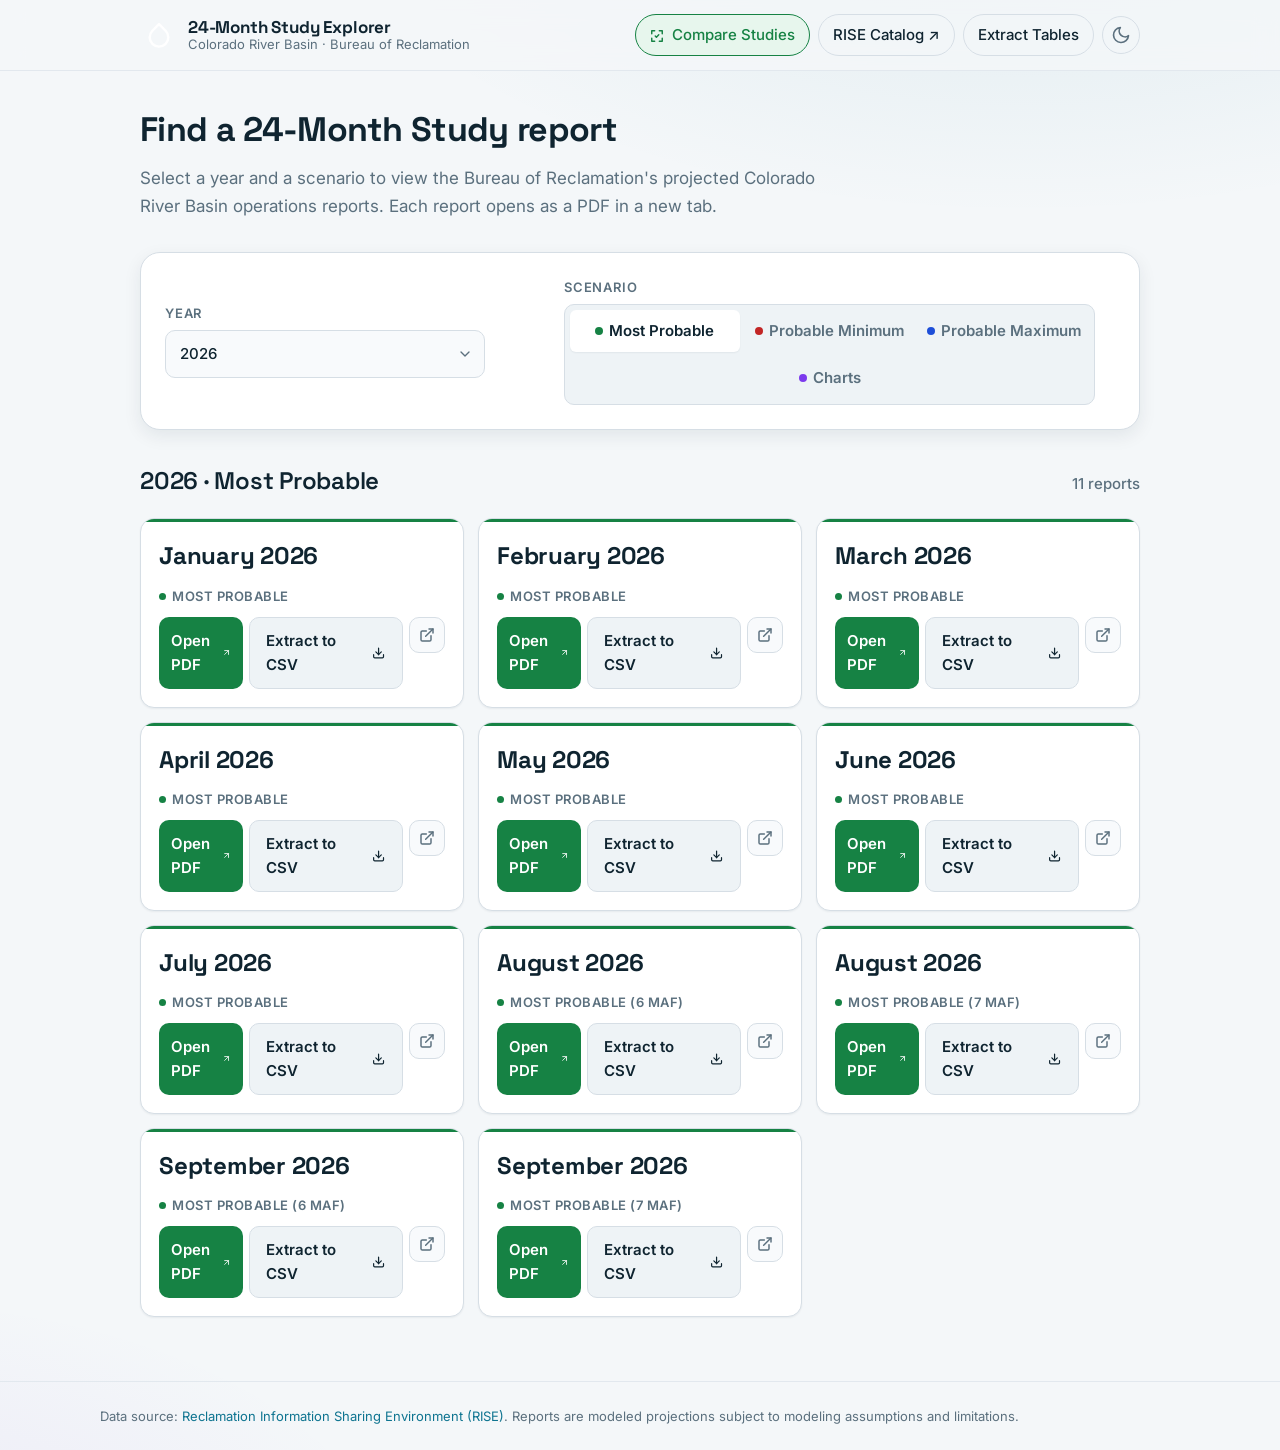
<file: index.html>
<!DOCTYPE html>
<html lang="en" data-theme="light">
<head>
  <meta charset="UTF-8" />
  <meta name="viewport" content="width=device-width, initial-scale=1.0" />
  <title>Colorado River Basin 24-Month Study Explorer</title>
  <meta name="description" content="Browse and open Bureau of Reclamation Colorado River Basin 24-Month Study reports by year and scenario." />
  <link rel="icon" href="data:image/svg+xml,%3Csvg xmlns='http://www.w3.org/2000/svg' viewBox='0 0 24 24' fill='none' stroke='%230e7490' stroke-width='2'%3E%3Cpath d='M12 2.69l5.66 5.66a8 8 0 1 1-11.31 0z'/%3E%3C/svg%3E" />
  <link rel="preconnect" href="https://fonts.googleapis.com" />
  <link rel="preconnect" href="https://fonts.gstatic.com" crossorigin />
  <link href="https://fonts.googleapis.com/css2?family=Inter:wght@400;500;600;700&family=Space+Grotesk:wght@500;600;700&display=swap" rel="stylesheet" />
  <link rel="stylesheet" href="style.css" />
</head>
<body>
  <div class="app">
    <!-- Header -->
    <header class="header">
      <div class="header-inner">
        <div class="brand">
          <span class="brand-mark" aria-hidden="true">
            <svg width="28" height="28" viewBox="0 0 24 24" fill="none" stroke="currentColor" stroke-width="2" stroke-linecap="round" stroke-linejoin="round">
              <path d="M12 2.69l5.66 5.66a8 8 0 1 1-11.31 0z" />
            </svg>
          </span>
          <div class="brand-text">
            <span class="brand-title">24-Month Study Explorer</span>
            <span class="brand-sub">Colorado River Basin · Bureau of Reclamation</span>
          </div>
        </div>
        <div class="header-actions">
          <button class="link-btn compare-btn" id="compare-btn">
            <svg width="14" height="14" viewBox="0 0 24 24" fill="none" stroke="currentColor" stroke-width="2.5" stroke-linecap="round" stroke-linejoin="round" style="display:inline; margin-right:4px; vertical-align:middle;"><path d="M16 3h5v5M8 3H3v5M3 16v5h5M21 16v5h-5M9 12l2 2 4-4"/></svg>
            Compare Studies
          </button>
          <button class="link-btn admin-btn" id="open-admin-btn">
            <svg width="14" height="14" viewBox="0 0 24 24" fill="none" stroke="currentColor" stroke-width="2.5" stroke-linecap="round" stroke-linejoin="round" style="display:inline; margin-right:4px; vertical-align:middle;"><path d="M12 5v14m-7-7h14"/></svg>
            Add Study
          </button>
          <a class="link-btn" href="https://data.usbr.gov/catalog/6331" target="_blank" rel="noopener noreferrer">RISE Catalog ↗</a>
          <a class="link-btn" href="extractor.html">Extract Tables</a>
          <button class="theme-toggle" data-theme-toggle aria-label="Switch to dark mode">
            <svg width="20" height="20" viewBox="0 0 24 24" fill="none" stroke="currentColor" stroke-width="2" stroke-linecap="round" stroke-linejoin="round"><path d="M21 12.79A9 9 0 1 1 11.21 3 7 7 0 0 0 21 12.79z"/></svg>
          </button>
        </div>
      </div>
    </header>

    <main class="main">
      <section class="intro">
        <h1 class="page-title">Find a 24-Month Study report</h1>
        <p class="page-desc">
          Select a year and a scenario to view the Bureau of Reclamation's projected
          Colorado River Basin operations reports. Each report opens as a PDF in a new tab.
        </p>
      </section>

      <!-- Controls -->
      <section class="controls" aria-label="Filter studies">
        <div class="field field-year">
          <label class="field-label" for="year-select">Year</label>
          <div class="select-wrap">
            <select id="year-select" class="select"></select>
            <svg class="select-chevron" width="16" height="16" viewBox="0 0 24 24" fill="none" stroke="currentColor" stroke-width="2" stroke-linecap="round" stroke-linejoin="round"><path d="M6 9l6 6 6-6"/></svg>
          </div>
        </div>

        <div class="field field-scenario">
          <span class="field-label" id="scenario-label">Scenario</span>
          <div class="segmented" role="radiogroup" aria-labelledby="scenario-label"></div>
        </div>

        <div class="field field-csv">
          <button class="csv-btn" id="csv-btn" type="button">
            <svg width="16" height="16" viewBox="0 0 24 24" fill="none" stroke="currentColor" stroke-width="2" stroke-linecap="round" stroke-linejoin="round"><path d="M21 15v4a2 2 0 0 1-2 2H5a2 2 0 0 1-2-2v-4"/><polyline points="7 10 12 15 17 10"/><line x1="12" y1="15" x2="12" y2="3"/></svg>
            Download Studies CSV
          </button>
        </div>
      </section>

      <!-- Results -->
      <section class="results" aria-live="polite">
        <div class="results-head">
          <h2 class="results-title" id="results-title">Available reports</h2>
          <span class="results-count" id="results-count"></span>
        </div>
        <div class="month-grid" id="month-grid"></div>
        <div class="empty" id="empty" hidden>
          <svg width="40" height="40" viewBox="0 0 24 24" fill="none" stroke="currentColor" stroke-width="1.5" stroke-linecap="round" stroke-linejoin="round"><path d="M21 15v4a2 2 0 0 1-2 2H5a2 2 0 0 1-2-2v-4"/><polyline points="7 10 12 15 17 10"/><line x1="12" y1="15" x2="12" y2="3"/></svg>
          <p class="empty-text">No reports available for this year and scenario.</p>
        </div>
      </section>
    </main>

    <footer class="footer">
      <p>Data source: <a href="https://data.usbr.gov" target="_blank" rel="noopener noreferrer">Reclamation Information Sharing Environment (RISE)</a>. Reports are modeled projections subject to modeling assumptions and limitations.</p>
    </footer>
  </div>

  <!-- Compare Studies Modal -->
  <div class="modal-overlay" id="compare-modal" hidden>
    <div class="modal-card" style="max-width: 700px;">
      <div class="modal-header">
        <h2 class="modal-title">Compare Studies</h2>
        <button class="modal-close" id="close-compare-btn" aria-label="Close Compare Modal">&times;</button>
      </div>
      <div class="modal-form">
        <p style="margin-bottom: 1.25rem; color: var(--color-text-muted); font-size: var(--text-sm);">
          Select 2-4 studies to compare their operational data side-by-side. The PDFs will be automatically extracted.
        </p>
        
        <div class="compare-select-grid" style="grid-template-columns: 1fr;">
          <div class="field">
            <label class="field-label" for="compare-study-a">Study A</label>
            <div class="select-wrap">
              <select id="compare-study-a" class="select">
                <option value="">Select...</option>
              </select>
              <svg class="select-chevron" width="16" height="16" viewBox="0 0 24 24" fill="none" stroke="currentColor" stroke-width="2" stroke-linecap="round" stroke-linejoin="round"><path d="M6 9l6 6 6-6"/></svg>
            </div>
          </div>
          
          <div class="field">
            <label class="field-label" for="compare-study-b">Study B</label>
            <div class="select-wrap">
              <select id="compare-study-b" class="select">
                <option value="">Select...</option>
              </select>
              <svg class="select-chevron" width="16" height="16" viewBox="0 0 24 24" fill="none" stroke="currentColor" stroke-width="2" stroke-linecap="round" stroke-linejoin="round"><path d="M6 9l6 6 6-6"/></svg>
            </div>
          </div>
          
          <div class="field">
            <label class="field-label" for="compare-study-c">Study C</label>
            <div class="select-wrap">
              <select id="compare-study-c" class="select">
                <option value="">Optional...</option>
              </select>
              <svg class="select-chevron" width="16" height="16" viewBox="0 0 24 24" fill="none" stroke="currentColor" stroke-width="2" stroke-linecap="round" stroke-linejoin="round"><path d="M6 9l6 6 6-6"/></svg>
            </div>
          </div>
          
          <div class="field">
            <label class="field-label" for="compare-study-d">Study D</label>
            <div class="select-wrap">
              <select id="compare-study-d" class="select">
                <option value="">Optional...</option>
              </select>
              <svg class="select-chevron" width="16" height="16" viewBox="0 0 24 24" fill="none" stroke="currentColor" stroke-width="2" stroke-linecap="round" stroke-linejoin="round"><path d="M6 9l6 6 6-6"/></svg>
            </div>
          </div>
        </div>
        
        <div class="modal-footer">
          <button type="button" class="csv-btn" id="cancel-compare-btn">Cancel</button>
          <button type="button" class="mc-open" id="start-compare-btn" style="margin-top:0; height:42px;">
            <svg width="16" height="16" viewBox="0 0 24 24" fill="none" stroke="currentColor" stroke-width="2.5" stroke-linecap="round" stroke-linejoin="round" style="margin-right:6px;"><path d="M16 3h5v5M8 3H3v5M3 16v5h5M21 16v5h-5M9 12l2 2 4-4"/></svg>
            Extract & Compare
          </button>
        </div>
      </div>
    </div>
  </div>

  <!-- Admin Overlay Form Panel -->
  <div class="modal-overlay" id="admin-modal" hidden>
    <div class="modal-card">
      <div class="modal-header">
        <h2 class="modal-title" id="modal-title-text">Add New Study</h2>
        <button class="modal-close" id="close-admin-btn" aria-label="Close Admin Panel">&times;</button>
      </div>
      <form id="admin-form" class="modal-form">
        <input type="hidden" id="edit-index" value="" />
        
        <div class="form-grid">
          <div class="field">
            <label class="field-label" for="form-year">Year</label>
            <input type="number" id="form-year" class="select" min="1900" max="2100" required placeholder="e.g. 2026" />
          </div>

          <div class="field">
            <label class="field-label" for="form-month">Month</label>
            <div class="select-wrap">
              <select id="form-month" class="select" required>
                <option value="January">January</option>
                <option value="February">February</option>
                <option value="March">March</option>
                <option value="April">April</option>
                <option value="May">May</option>
                <option value="June">June</option>
                <option value="July">July</option>
                <option value="August">August</option>
                <option value="September">September</option>
                <option value="October">October</option>
                <option value="November">November</option>
                <option value="December">December</option>
              </select>
              <svg class="select-chevron" width="16" height="16" viewBox="0 0 24 24" fill="none" stroke="currentColor" stroke-width="2" stroke-linecap="round" stroke-linejoin="round"><path d="M6 9l6 6 6-6"/></svg>
            </div>
          </div>

          <div class="field">
            <label class="field-label" for="form-scenario">Scenario</label>
            <div class="select-wrap">
              <select id="form-scenario" class="select" required>
                <option value="Most Probable">Most Probable</option>
                <option value="Probable Minimum">Probable Minimum</option>
                <option value="Probable Maximum">Probable Maximum</option>
                <option value="Charts">Charts</option>
              </select>
              <svg class="select-chevron" width="16" height="16" viewBox="0 0 24 24" fill="none" stroke="currentColor" stroke-width="2" stroke-linecap="round" stroke-linejoin="round"><path d="M6 9l6 6 6-6"/></svg>
            </div>
          </div>
        </div>

        <!-- Conditional Dual-Track Release Field -->
        <div class="field" id="form-sub-field" style="display:none;">
          <label class="field-label" for="form-sub">Most Probable Variant</label>
          <div class="select-wrap">
            <select id="form-sub" class="select">
              <option value="">Standard / None</option>
              <option value="6 maf">6 maf Release</option>
              <option value="7 maf">7 maf Release</option>
            </select>
            <svg class="select-chevron" width="16" height="16" viewBox="0 0 24 24" fill="none" stroke="currentColor" stroke-width="2" stroke-linecap="round" stroke-linejoin="round"><path d="M6 9l6 6 6-6"/></svg>
          </div>
        </div>

        <div class="field">
          <label class="field-label" for="form-name">Study Title / Name (Optional)</label>
          <input type="text" id="form-name" class="select" placeholder="Auto-generated if left blank" />
        </div>

        <div class="field">
          <label class="field-label" for="form-pdf">PDF Document Link (Binary URL)</label>
          <input type="url" id="form-pdf" class="select" required placeholder="https://data.usbr.gov/...pdf" />
        </div>

        <div class="field">
          <label class="field-label" for="form-cat">Catalog Page Link</label>
          <input type="url" id="form-cat" class="select" required placeholder="https://data.usbr.gov/...item/..." />
        </div>

        <div class="modal-footer">
          <button type="button" class="csv-btn btn-danger" id="delete-btn" style="display:none;">Delete Study</button>
          <button type="button" class="csv-btn" id="export-js-btn">Export studies-data.js</button>
          <div style="flex-grow: 1;"></div>
          <button type="button" class="csv-btn" id="cancel-form-btn">Cancel</button>
          <button type="submit" class="mc-open" style="margin-top:0; height:42px;">Save Record</button>
        </div>
      </form>
    </div>
  </div>

  <script src="studies-data.js"></script>
  <script src="app.js"></script>
</body>
</html>
</file>
<file: style.css>
/* ============================================================
   Colorado River Basin 24-Month Study Explorer CSS Styles
   ============================================================ */
:root,
[data-theme='light'] {
  --color-bg: #f4f7f9;
  --color-surface: #ffffff;
  --color-surface-2: #f8fafc;
  --color-surface-offset: #eef3f6;
  --color-divider: #e2e8ee;
  --color-border: #d6dee5;
  --color-text: #0f2430;
  --color-text-muted: #5b707e;
  --color-text-faint: #9aa9b4;
  --color-text-inverse: #ffffff;
  --color-primary: #0e7490;
  --color-primary-hover: #0b5f76;
  --color-primary-active: #084a5e;
  --color-primary-highlight: #d3eef3;

  /* Green (Most), Red (Min), Dark Blue (Max), Purple (Charts) */
  --color-most: #168244;
  --color-most-soft: #e7f6ed;
  --color-min: #c22525;
  --color-min-soft: #fdebeb;
  --color-max: #1d4ed8;
  --color-max-soft: #eff6ff;
  --color-charts: #7c3aed;
  --color-charts-soft: #f3ebfe;

  --radius-sm: 0.375rem;
  --radius-md: 0.625rem;
  --radius-lg: 0.875rem;
  --radius-xl: 1.25rem;
  --radius-full: 9999px;
  --shadow-sm: 0 1px 2px rgba(15,36,48,0.06);
  --shadow-md: 0 6px 18px rgba(15,36,48,0.08);
  --shadow-lg: 0 16px 40px rgba(15,36,48,0.12);
  --transition: 200ms cubic-bezier(0.16,1,0.3,1);
  --content: 1080px;
  --font-display: 'Space Grotesk', system-ui, sans-serif;
  --font-body: 'Inter', system-ui, sans-serif;
  --text-xs: clamp(0.75rem, 0.7rem + 0.25vw, 0.8125rem);
  --text-sm: clamp(0.8125rem, 0.78rem + 0.3vw, 0.9375rem);
  --text-base: clamp(0.9375rem, 0.9rem + 0.25vw, 1.0625rem);
  --text-lg: clamp(1.125rem, 1rem + 0.75vw, 1.5rem);
  --text-xl: clamp(1.5rem, 1.25rem + 1.2vw, 2.125rem);
}

[data-theme='dark'] {
  --color-bg: #0b1620;
  --color-surface: #111d29;
  --color-surface-2: #162533;
  --color-surface-offset: #1a2b3b;
  --color-divider: #1f3041;
  --color-border: #28425a;
  --color-text: #e2ecf2;
  --color-text-muted: #8aa0b0;
  --color-text-faint: #5e7384;
  --color-text-inverse: #0b1620;
  --color-primary: #38bdf8;
  --color-primary-hover: #7dd3fc;
  --color-primary-active: #bae6fd;
  --color-primary-highlight: #14323f;
  --color-most: #4ade80;
  --color-most-soft: #103820;
  --color-min: #f87171;
  --color-min-soft: #3f1818;
  --color-max: #60a5fa;
  --color-max-soft: #172a45;
  --color-charts: #a78bfa;
  --color-charts-soft: #241a3d;
  --shadow-sm: 0 1px 2px rgba(0,0,0,0.4);
  --shadow-md: 0 6px 18px rgba(0,0,0,0.5);
  --shadow-lg: 0 16px 40px rgba(0,0,0,0.6);
}

*, *::before, *::after { box-sizing: border-box; margin: 0; padding: 0; }
html { -webkit-text-size-adjust: none; -webkit-font-smoothing: antialiased; text-rendering: optimizeLegibility; }
body {
  min-height: 100dvh;
  font-family: var(--font-body);
  font-size: var(--text-base);
  line-height: 1.6;
  color: var(--color-text);
  background:
    radial-gradient(1200px 600px at 80% -10%, rgba(14,116,144,0.10), transparent 60%),
    radial-gradient(900px 500px at -10% 110%, rgba(109,40,217,0.07), transparent 60%),
    var(--color-bg);
}
[data-theme='dark'] body {
  background:
    radial-gradient(1200px 600px at 80% -10%, rgba(56,189,248,0.10), transparent 60%),
    radial-gradient(900px 500px at -10% 110%, rgba(167,139,250,0.08), transparent 60%),
    var(--color-bg);
}
a { color: var(--color-primary); text-decoration: none; transition: color var(--transition); }
a:hover { color: var(--color-primary-hover); }
button { cursor: pointer; font: inherit; color: inherit; background: none; border: none; }
input, select { font: inherit; }
:focus-visible { outline: 2px solid var(--color-primary); outline-offset: 3px; border-radius: var(--radius-sm); }

.app { min-height: 100dvh; display: flex; flex-direction: column; }
.main { flex: 1; width: 100%; max-width: var(--content); margin: 0 auto; padding: 2rem clamp(1rem, 4vw, 2.5rem) 4rem; }

/* Header */
.header {
  position: sticky; top: 0; z-index: 50;
  background: color-mix(in oklab, var(--color-bg) 82%, transparent);
  backdrop-filter: blur(12px); -webkit-backdrop-filter: blur(12px);
  border-bottom: 1px solid var(--color-divider);
}
.header-inner { max-width: var(--content); margin: 0 auto; padding: 0.875rem clamp(1rem, 4vw, 2.5rem); display: flex; align-items: center; justify-content: space-between; gap: 1rem; }
.brand { display: flex; align-items: center; gap: 0.625rem; }
.brand-mark { display: grid; place-items: center; width: 38px; height: 38px; border-radius: var(--radius-md); color: #fff; }
.brand-text { display: flex; flex-direction: column; line-height: 1.2; }
.brand-title { font-family: var(--font-display); font-weight: 700; font-size: var(--text-base); letter-spacing: -0.01em; }
.brand-sub { font-size: var(--text-xs); color: var(--color-text-muted); }
.header-actions { display: flex; align-items: center; gap: 0.5rem; }
.link-btn { font-size: var(--text-sm); font-weight: 500; padding: 0.5rem 0.875rem; border-radius: var(--radius-full); border: 1px solid var(--color-border); color: var(--color-text); transition: all var(--transition); }
.link-btn:hover { border-color: var(--color-primary); color: var(--color-primary); background: var(--color-primary-highlight); }
.theme-toggle { display: grid; place-items: center; width: 38px; height: 38px; border-radius: var(--radius-full); border: 1px solid var(--color-border); color: var(--color-text-muted); transition: all var(--transition); }
.theme-toggle:hover { color: var(--color-primary); border-color: var(--color-primary); background: var(--color-primary-highlight); }

.admin-btn { background: var(--color-primary-highlight); border-color: var(--color-primary); color: var(--color-primary); }
.admin-btn:hover { background: var(--color-primary); color: #fff !important; }

.compare-btn { background: var(--color-most-soft); border-color: var(--color-most); color: var(--color-most); }
.compare-btn:hover { background: var(--color-most); color: #fff !important; }

.compare-select-grid { display: grid; grid-template-columns: repeat(3, 1fr); gap: 1rem; margin-bottom: 1.25rem; }
@media (max-width: 700px) { .compare-select-grid { grid-template-columns: 1fr; } }

/* Intro & Filters Layout */
.intro { margin-bottom: 2rem; }
.page-title { font-family: var(--font-display); font-size: var(--text-xl); font-weight: 700; letter-spacing: -0.02em; margin-bottom: 0.5rem; }
.page-desc { color: var(--color-text-muted); max-width: 62ch; }

.controls {
  display: grid; grid-template-columns: 1fr 1.4fr auto; gap: 1.25rem; align-items: end;
  padding: 1.5rem; background: var(--color-surface); border: 1px solid var(--color-border);
  border-radius: var(--radius-xl); box-shadow: var(--shadow-md); margin-bottom: 2rem;
}
.field { display: flex; flex-direction: column; gap: 0.4rem; }
.field-year { justify-content: center; align-self: center; }
.field-year .select-wrap { max-width: 320px; }
.field-label { font-size: var(--text-xs); font-weight: 600; text-transform: uppercase; letter-spacing: 0.06em; color: var(--color-text-muted); }
.select-wrap { position: relative; }
.select {
  appearance: none; -webkit-appearance: none; width: 100%; font-size: var(--text-sm); font-weight: 500;
  padding: 0.6875rem 2.5rem 0.6875rem 0.875rem; background: var(--color-surface-2);
  border: 1px solid var(--color-border); border-radius: var(--radius-md); color: var(--color-text); transition: all var(--transition);
}
.select:hover { border-color: var(--color-primary); }
.select:focus { border-color: var(--color-primary); box-shadow: 0 0 0 3px var(--color-primary-highlight); outline: none; }
.select-chevron { position: absolute; right: 0.75rem; top: 50%; transform: translateY(-50%); color: var(--color-text-muted); pointer-events: none; }

.segmented { display: flex; gap: 0.3125rem; padding: 0.3125rem; background: var(--color-surface-offset); border: 1px solid var(--color-border); border-radius: var(--radius-md); flex-wrap: wrap; }
.seg {
  flex: 1; display: inline-flex; align-items: center; justify-content: center; gap: 0.375rem;
  font-size: var(--text-sm); font-weight: 600; padding: 0.5625rem 0.5rem; border-radius: var(--radius-sm);
  color: var(--color-text-muted); transition: all var(--transition); white-space: nowrap;
}
.seg:hover:not(:disabled) { color: var(--color-text); }
.seg[aria-checked="true"] { background: var(--color-surface); color: var(--color-text); box-shadow: var(--shadow-sm); }
.seg:disabled { opacity: 0.35; cursor: not-allowed; }
.seg-dot { width: 8px; height: 8px; border-radius: 50%; flex-shrink: 0; }
.seg[data-sc="Most Probable"] .seg-dot { background: var(--color-most); }
.seg[data-sc="Probable Minimum"] .seg-dot { background: var(--color-min); }
.seg[data-sc="Probable Maximum"] .seg-dot { background: var(--color-max); }
.seg[data-sc="Charts"] .seg-dot { background: var(--color-charts); }

.csv-btn {
  display: inline-flex; align-items: center; gap: 0.4rem; font-size: var(--text-sm); font-weight: 600;
  padding: 0.6875rem 1rem; border-radius: var(--radius-md); background: var(--color-surface-offset);
  border: 1px solid var(--color-border); color: var(--color-text); transition: all var(--transition);
}
.csv-btn:hover { border-color: var(--color-primary); color: var(--color-primary); background: var(--color-primary-highlight); }
.btn-danger { color: #b91c1c; border-color: #fca5a5; background: #fef2f2; }
.btn-danger:hover { border-color: #b91c1c; background: #fee2e2; color: #b91c1c; }

/* Results */
.results-head { display: flex; align-items: baseline; justify-content: space-between; gap: 1rem; margin-bottom: 1.125rem; }
.results-title { font-family: var(--font-display); font-size: var(--text-lg); font-weight: 600; letter-spacing: -0.01em; }
.results-count { font-size: var(--text-sm); color: var(--color-text-muted); font-weight: 500; }
.month-grid { display: grid; grid-template-columns: repeat(auto-fill, minmax(240px, 1fr)); gap: 0.875rem; }

.month-card {
  display: flex; flex-direction: column; gap: 0.625rem; padding: 1.125rem;
  background: var(--color-surface); border: 1px solid var(--color-border);
  border-radius: var(--radius-lg); box-shadow: var(--shadow-sm);
  transition: transform var(--transition), box-shadow var(--transition), border-color var(--transition);
  position: relative; overflow: hidden;
}
.month-card:hover { transform: translateY(-3px); box-shadow: var(--shadow-md); border-color: var(--accent, var(--color-primary)); }
.month-card::before { content: ""; position: absolute; top: 0; left: 0; right: 0; height: 3px; background: var(--accent, var(--color-primary)); }
.mc-month { font-family: var(--font-display); font-size: var(--text-lg); font-weight: 700; letter-spacing: -0.01em; }
.mc-scenario { display: inline-flex; align-items: center; gap: 0.375rem; font-size: var(--text-xs); font-weight: 600; color: var(--color-text-muted); text-transform: uppercase; letter-spacing: 0.04em; }
.mc-dot { width: 7px; height: 7px; border-radius: 50%; background: var(--accent); }

.mc-actions { margin-top: auto; display: flex; gap: 0.4rem; width: 100%; }
.mc-open {
  flex: 1; display: inline-flex; align-items: center; justify-content: center; gap: 0.375rem;
  font-size: var(--text-sm); font-weight: 600; padding: 0.5625rem 0.75rem; border-radius: var(--radius-md);
  background: var(--accent); color: #fff !important; transition: all var(--transition);
}
.mc-open:hover { filter: brightness(1.1); color: #fff !important; }
.mc-open svg { transition: transform var(--transition); }
.mc-open:hover svg { transform: translate(1px,-1px); }

.mc-catalog, .mc-edit {
  display: inline-flex; align-items: center; justify-content: center;
  width: 36px; height: 36px; border-radius: var(--radius-md);
  border: 1px solid var(--color-border); color: var(--color-text-muted);
  background: var(--color-surface-2); transition: all var(--transition); flex-shrink: 0;
}
.mc-catalog:hover, .mc-edit:hover { border-color: var(--color-primary); color: var(--color-primary); background: var(--color-primary-highlight); }

.empty { display: flex; flex-direction: column; align-items: center; gap: 0.75rem; padding: 3.5rem 1rem; text-align: center; color: var(--color-text-faint); }
.empty-text { color: var(--color-text-muted); }
.footer { border-top: 1px solid var(--color-divider); padding: 1.5rem clamp(1rem, 4vw, 2.5rem); }
.footer p { max-width: var(--content); margin: 0 auto; font-size: var(--text-xs); color: var(--color-text-muted); line-height: 1.55; }

/* Admin Panels */
.modal-overlay {
  position: fixed; top: 0; left: 0; right: 0; bottom: 0;
  background: rgba(15, 36, 48, 0.6); backdrop-filter: blur(4px); -webkit-backdrop-filter: blur(4px);
  z-index: 100; display: grid; place-items: center; padding: 1rem;
}
.modal-card {
  background: var(--color-surface); border: 1px solid var(--color-border);
  border-radius: var(--radius-xl); box-shadow: var(--shadow-lg);
  width: 100%; max-width: 600px; max-height: 90vh; display: flex; flex-direction: column; overflow: hidden;
}
.modal-header { flex-shrink: 0; padding: 1.25rem 1.5rem; border-bottom: 1px solid var(--color-divider); display: flex; align-items: center; justify-content: space-between; }
.modal-title { font-family: var(--font-display); font-size: var(--text-lg); font-weight: 700; }
.modal-close { font-size: 1.75rem; line-height: 1; color: var(--color-text-muted); }
.modal-close:hover { color: var(--color-primary); }
.modal-form { padding: 1.5rem; display: flex; flex-direction: column; gap: 1.25rem; overflow-y: auto; flex: 1; min-height: 0; }
.form-grid { display: grid; grid-template-columns: 1fr 1fr 1.2fr; gap: 1rem; }
.modal-footer { padding-top: 1rem; border-top: 1px solid var(--color-divider); display: flex; gap: 0.5rem; align-items: center; flex-wrap: wrap; flex-shrink: 0; }
#start-compare-btn { background: var(--color-primary); color: #fff !important; }
#start-compare-btn:hover { filter: brightness(1.1); }

[hidden] { display: none !important; }

@media (max-width: 760px) {
  .controls { grid-template-columns: 1fr; gap: 1rem; }
  .field-csv { display: flex; }
  .csv-btn { width: 100%; justify-content: center; }
  .segmented { flex-wrap: wrap; }
  .form-grid { grid-template-columns: 1fr; }
}
</file>
